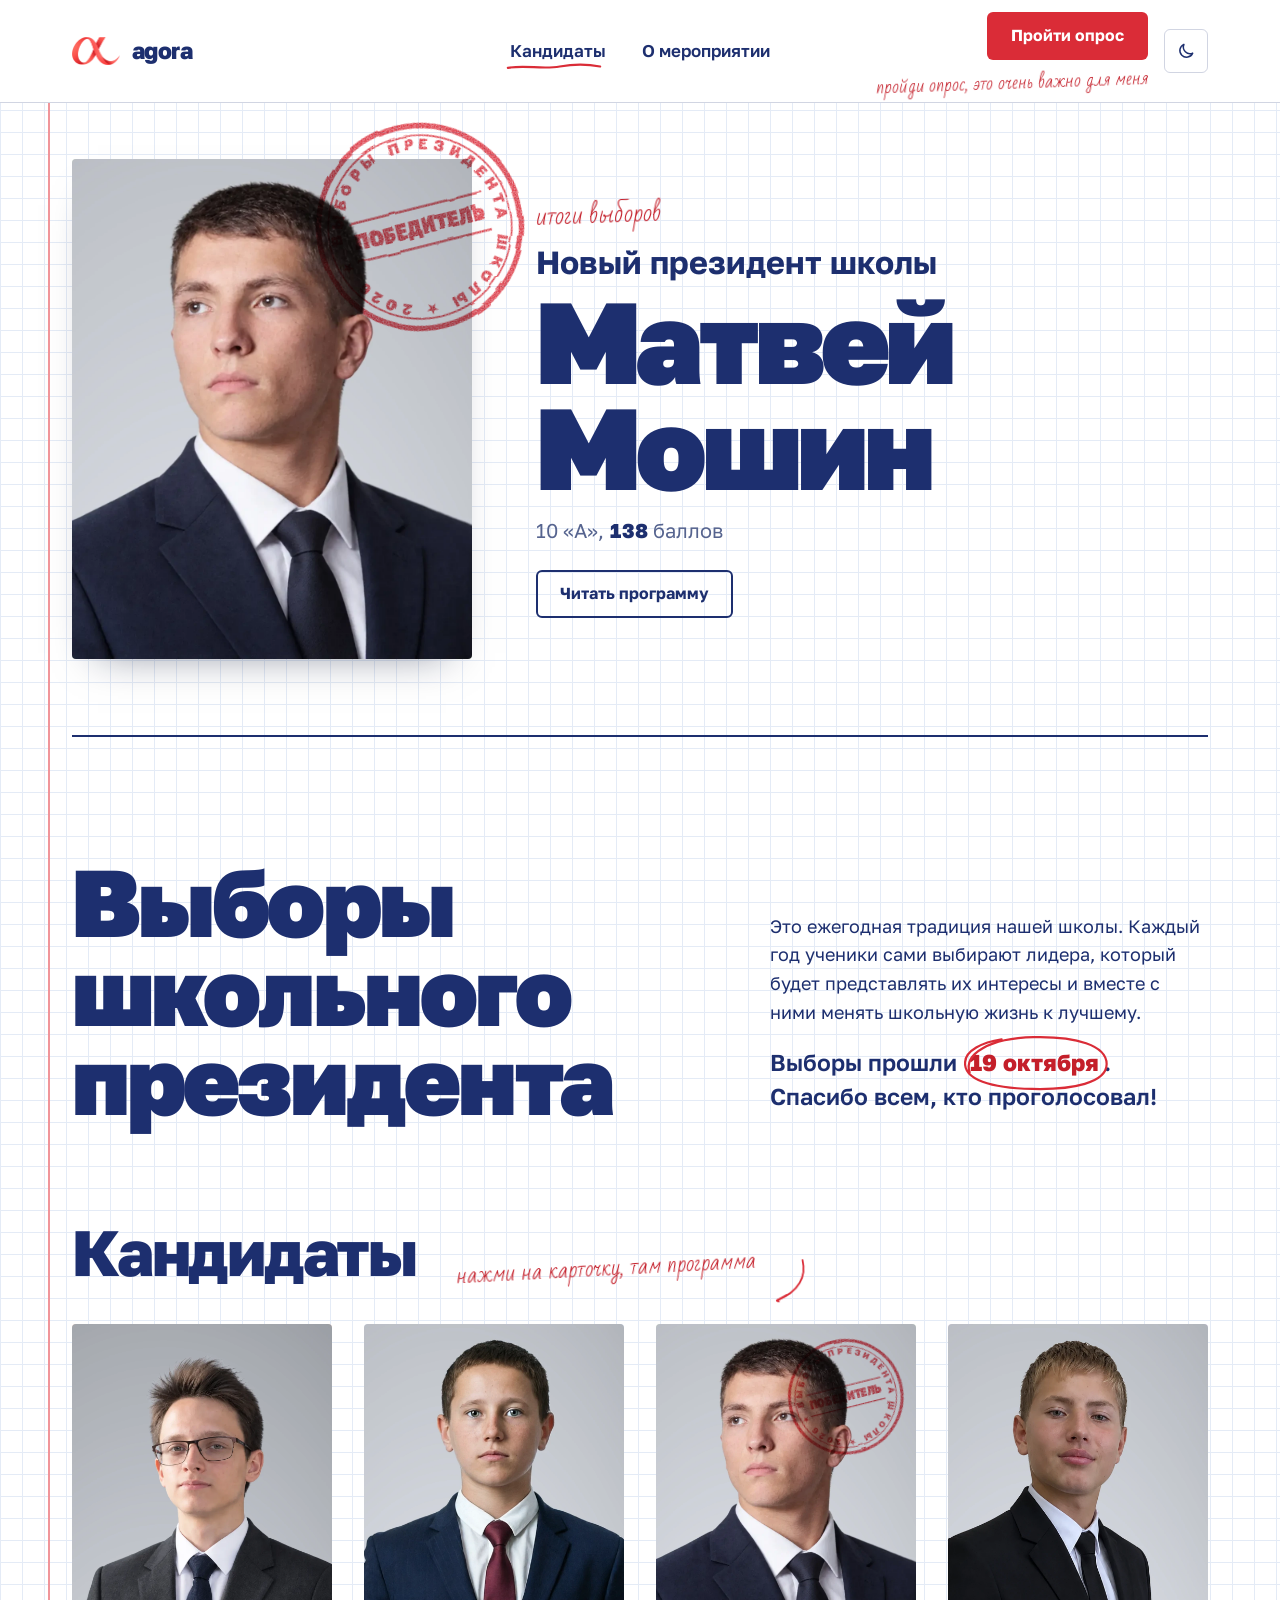
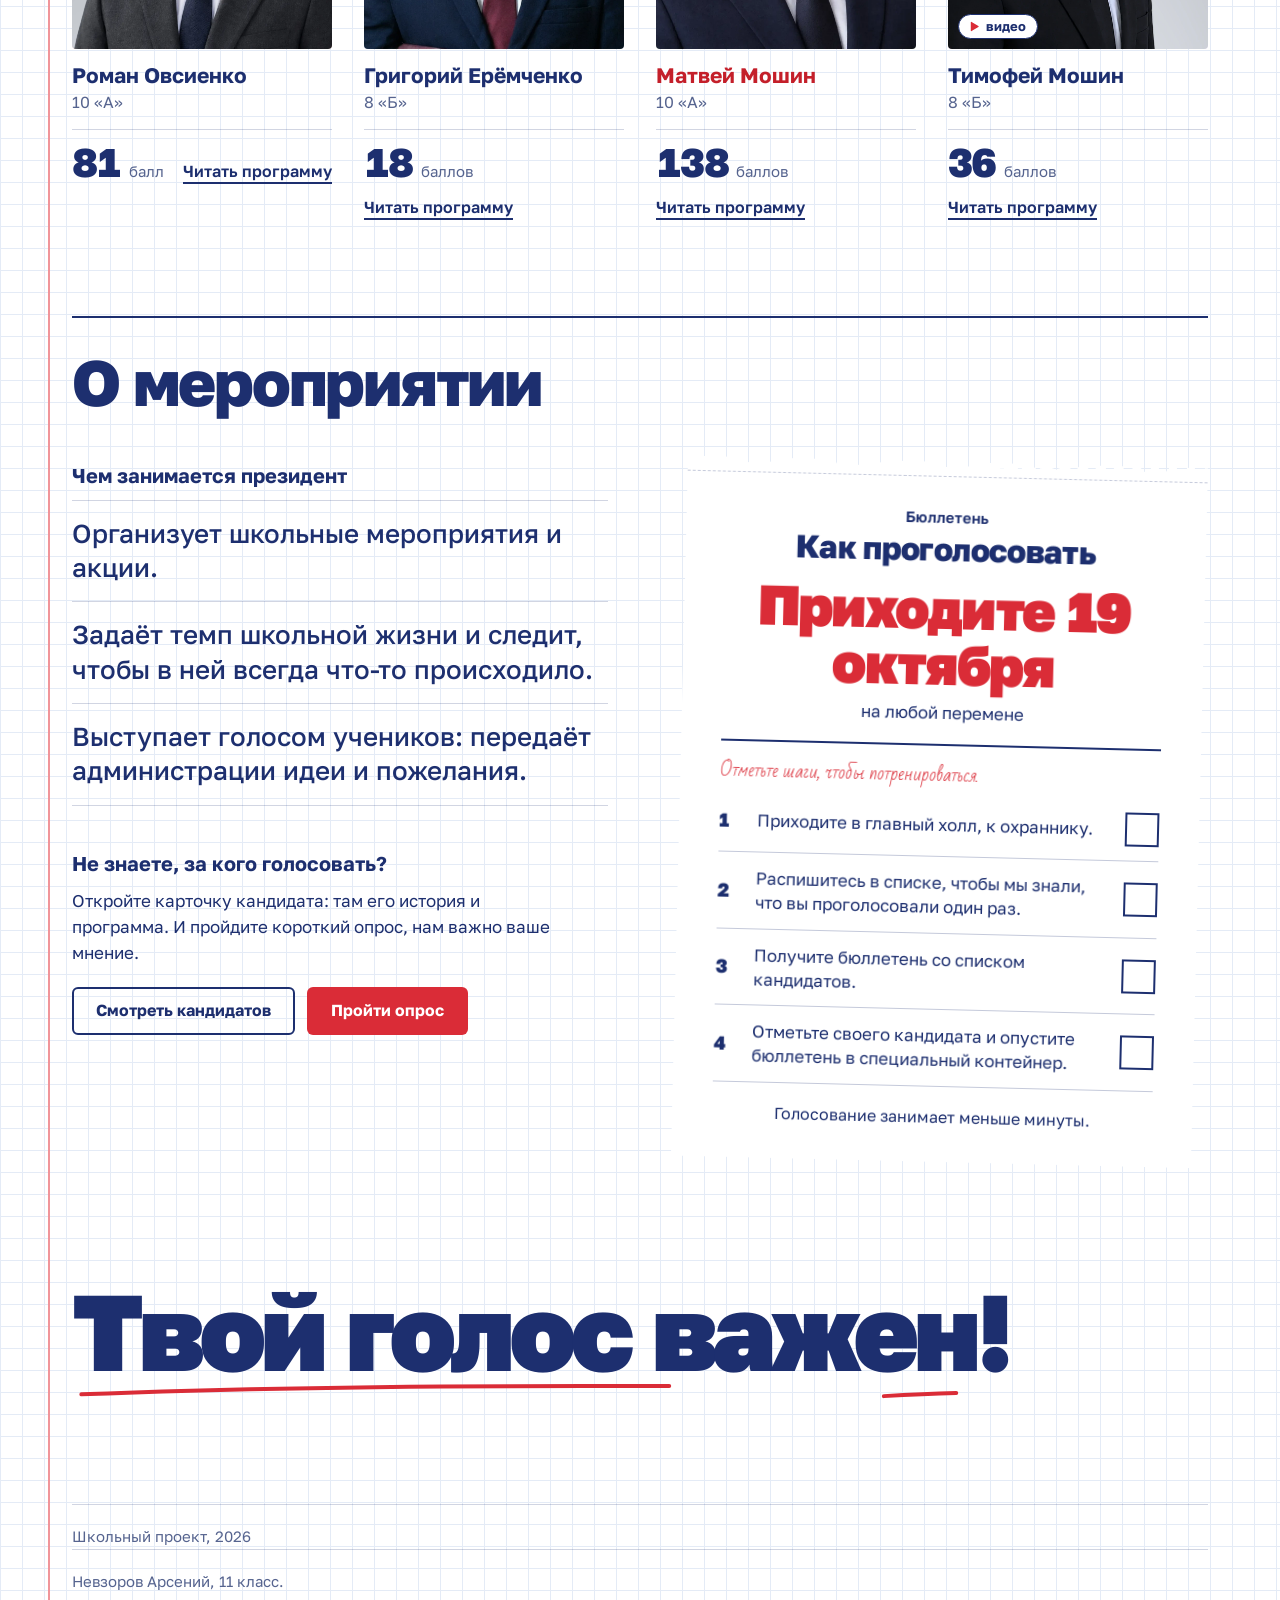
<file: index.html>
<!doctype html>
<html lang="ru">
<head>
  <meta charset="utf-8">
  <meta name="viewport" content="width=device-width, initial-scale=1, viewport-fit=cover">
  <meta name="color-scheme" content="light dark">
  <meta name="theme-color" content="#ffffff" media="(prefers-color-scheme: light)">
  <meta name="theme-color" content="#22302a" media="(prefers-color-scheme: dark)">
  <title>agora</title>
  <meta name="description" content="Выборы президента школы №30. 2026">
  <link rel="preconnect" href="https://fonts.googleapis.com">
  <link rel="preconnect" href="https://fonts.gstatic.com" crossorigin>
  <link href="https://fonts.googleapis.com/css2?family=Bad+Script&family=Golos+Text:wght@400;500;600;700;800;900&display=swap" rel="stylesheet">
  <link rel="icon" type="image/png" href="favicon.png">
  <link rel="apple-touch-icon" href="apple-touch-icon.png">
  <link rel="stylesheet" href="style.css">
  <!-- Применяем сохранённую тему до отрисовки страницы, чтобы не было вспышки -->
  <script>
    document.documentElement.classList.add("js");
    try {
      var t = localStorage.getItem("theme");
      if (t === "light" || t === "dark") document.documentElement.setAttribute("data-theme", t);
    } catch (e) {}
  </script>
</head>
<body>

  <header class="site-header" id="siteHeader">
    <div class="header-inner">
      <a class="brand" href="#top" id="siteName" aria-label="agora, в начало страницы">
        <img class="brand-logo" src="logo.png" alt="" width="41" height="24">
        <span>agora</span>
      </a>

      <!-- короткая кнопка опроса для телефона; ссылка берётся из основной кнопки -->
      <a class="cta-mini" href="#" data-survey target="_blank" rel="noopener">Опрос</a>

      <button class="theme-toggle" id="themeToggle" type="button" aria-pressed="false" aria-label="Тёмная тема">
        <svg class="icon-moon" width="20" height="20" viewBox="0 0 24 24" fill="none" aria-hidden="true">
          <path d="M20 14.5A8 8 0 0 1 9.5 4 8 8 0 1 0 20 14.5Z" stroke="currentColor" stroke-width="1.8" stroke-linejoin="round"/>
        </svg>
        <svg class="icon-sun" width="20" height="20" viewBox="0 0 24 24" fill="none" aria-hidden="true">
          <circle cx="12" cy="12" r="4" stroke="currentColor" stroke-width="1.8"/>
          <path d="M12 2.5v2.2M12 19.3v2.2M2.5 12h2.2M19.3 12h2.2M5.3 5.3l1.6 1.6M17.1 17.1l1.6 1.6M18.7 5.3l-1.6 1.6M6.9 17.1l-1.6 1.6" stroke="currentColor" stroke-width="1.8" stroke-linecap="round"/>
        </svg>
      </button>

      <button class="burger" id="burger" type="button"
              aria-label="Открыть меню" aria-expanded="false" aria-controls="headerMenu">
        <span></span><span></span><span></span>
      </button>

      <div class="header-menu" id="headerMenu">
        <nav class="nav" aria-label="Основное меню">
          <a class="nav-link is-active" href="#candidates" aria-current="true">Кандидаты</a>
          <a class="nav-link" href="#events">О мероприятии</a>
        </nav>

        <div class="cta-wrap">
          <!-- ВСТАВЬ СЮДА ССЫЛКУ НА GOOGLE ФОРМУ вместо # в href -->
          <a class="cta" href="https://forms.gle/Ey3grcEnpfn2JCFy8" target="_blank" rel="noopener">Пройти опрос</a>
          <p class="cta-note">пройди опрос, это очень важно для меня</p>
        </div>
      </div>
    </div>
  </header>

  <main id="top">
    <!-- Блок победителя: появляется сам, если в candidates.js у кандидата status: "win" -->
    <section class="winner" id="winner" hidden aria-labelledby="winnerTitle" data-reveal></section>

    <section class="intro" aria-labelledby="pageTitle">
      <h1 id="pageTitle">Выборы школьного президента</h1>
      <div class="intro-side">
        <p class="intro-lead">
          Это ежегодная традиция нашей школы. Каждый год ученики сами выбирают лидера,
          который будет представлять их интересы и вместе с ними менять школьную жизнь к лучшему.
        </p>
        <p class="intro-when">
          Голосуем
          <span class="date-mark">19 октября<svg class="date-ring" viewBox="0 0 200 60" preserveAspectRatio="none" aria-hidden="true"><path pathLength="1" d="M14 40C6 22 40 7 98 6c56-1 96 8 96 26 0 18-44 25-98 24C42 55 6 47 8 30 9 19 30 11 56 8"/></svg></span>
          на любой перемене в&nbsp;главном холле.
        </p>
      </div>
    </section>

    <section class="candidates" id="candidates" aria-labelledby="candTitle">
      <div class="candidates-head" data-reveal>
        <h2 id="candTitle">Кандидаты</h2>
        <p class="hand-note">
          нажми на карточку, там программа
          <svg class="hand-arrow" viewBox="0 0 64 64" aria-hidden="true"><path d="M50 6C54 26 44 44 16 54"/><path d="M28 48l-12 6 9 9"/></svg>
        </p>
      </div>
      <ul class="grid" id="grid" data-reveal></ul>
      <noscript><p class="noscript">Для отображения списка кандидатов включите JavaScript.</p></noscript>
    </section>

    <section class="events" id="events" aria-labelledby="eventsTitle">
      <h2 id="eventsTitle">О мероприятии</h2>

      <div class="events-body">
        <div class="events-about">
          <h3>Чем занимается президент</h3>
          <ul class="duties">
            <li>Организует школьные мероприятия и акции.</li>
            <li>Задаёт темп школьной жизни и следит, чтобы в ней всегда что-то происходило.</li>
            <li>Выступает голосом учеников: передаёт администрации идеи и пожелания.</li>
          </ul>

          <div class="events-help">
            <h3>Не знаете, за кого голосовать?</h3>
            <p>Откройте карточку кандидата: там его история и программа. И пройдите короткий опрос, нам важно ваше мнение.</p>
            <p class="help-links">
              <a class="btn btn--line" href="#candidates">Смотреть кандидатов</a>
              <!-- ссылка подставляется автоматически из кнопки «Пройти опрос» в шапке -->
              <a class="btn btn--red" href="#" data-survey target="_blank" rel="noopener">Пройти опрос</a>
            </p>
          </div>
        </div>

        <!-- Бюллетень: шаги голосования. Строки можно отмечать галочкой -->
        <div class="ballot" role="group" aria-labelledby="ballotTitle" data-reveal>
          <div class="ballot-head">
            <p class="ballot-kind">Бюллетень</p>
            <h3 id="ballotTitle">Как проголосовать</h3>
            <p class="ballot-date">Приходите 19 октября</p>
            <p class="ballot-when">на любой перемене</p>
          </div>
          <p class="ballot-try" id="ballotTry">Отметьте шаги, чтобы потренироваться.</p>
          <ol class="ballot-steps">
            <li><button type="button" class="ballot-row" aria-pressed="false"><span class="ballot-num">1</span><span class="ballot-text">Приходите в главный холл, к охраннику.</span><span class="ballot-box" aria-hidden="true"><svg viewBox="0 0 32 32"><path d="M6 17.5l6.5 6.5L27 7"/></svg></span></button></li>
            <li><button type="button" class="ballot-row" aria-pressed="false"><span class="ballot-num">2</span><span class="ballot-text">Распишитесь в списке, чтобы мы знали, что вы проголосовали один раз.</span><span class="ballot-box" aria-hidden="true"><svg viewBox="0 0 32 32"><path d="M6 17.5l6.5 6.5L27 7"/></svg></span></button></li>
            <li><button type="button" class="ballot-row" aria-pressed="false"><span class="ballot-num">3</span><span class="ballot-text">Получите бюллетень со списком кандидатов.</span><span class="ballot-box" aria-hidden="true"><svg viewBox="0 0 32 32"><path d="M6 17.5l6.5 6.5L27 7"/></svg></span></button></li>
            <li><button type="button" class="ballot-row" aria-pressed="false"><span class="ballot-num">4</span><span class="ballot-text">Отметьте своего кандидата и опустите бюллетень в специальный контейнер.</span><span class="ballot-box" aria-hidden="true"><svg viewBox="0 0 32 32"><path d="M6 17.5l6.5 6.5L27 7"/></svg></span></button></li>
          </ol>
          <p class="ballot-foot" id="ballotFoot" aria-live="polite">Голосование занимает меньше минуты.</p>
        </div>
      </div>

      <p class="events-final" data-reveal><span>Твой голос важен!<svg viewBox="0 0 600 24" preserveAspectRatio="none" aria-hidden="true"><path pathLength="1" d="M6 16C150 6 330 4 594 10"/><path pathLength="1" d="M520 18c30-3 52-4 72-4"/></svg></span></p>
    </section>
  </main>

  <footer class="site-footer">
    <p>Школьный проект, 2026</p>
    <p>Невзоров Арсений, 11 класс.</p>
  </footer>

  <!-- Окно кандидата: открывается по клику на карточку, закрывается кликом в любом месте -->
  <div class="modal" id="modal" hidden>
    <div class="modal-panel" role="dialog" aria-modal="true" aria-labelledby="modalName" tabindex="-1">
      <span class="modal-grip" aria-hidden="true"></span>
      <div class="modal-photo-slot" id="modalPhotoSlot"></div>
      <div class="modal-body">
        <h2 id="modalName"></h2>
        <p class="modal-grade" id="modalGrade"></p>
        <div class="modal-text" id="modalText"></div>
      </div>
      <p class="modal-hint">Нажмите в любом месте, чтобы закрыть</p>
    </div>
  </div>

  <script src="candidates.js"></script>
  <script src="app.js"></script>
</body>
</html>
</file>
<file: style.css>
/* =========================================================
   agora — выборы школьного президента
   Светлая тема: тетрадь в клетку, синяя ручка, красная ручка учителя.
   Тёмная тема: школьная доска и мел.
   ========================================================= */

/* ---------- Переменные: светлая тема (тетрадь) ---------- */
:root {
  --paper: #ffffff;          /* лист тетради */
  --ink: #1d2f6f;            /* синяя шариковая ручка: основной текст */
  --muted: #56648f;          /* второстепенный текст */
  --red: #da2c37;            /* красная ручка учителя, цвет логотипа */
  --red-text: #c41f2a;       /* красный для мелкого текста, контрастнее */
  --on-red: #ffffff;         /* текст на красной кнопке */
  --grid: #e4ebf6;           /* клетка */
  --rule: rgba(29, 47, 111, 0.2);   /* линии-разделители */
  --margin: #f0959a;         /* красная линия полей */
  --overlay: rgba(16, 24, 56, 0.62);
  --toggle-sun: none;        /* какая иконка видна на кнопке темы */
  --toggle-moon: block;
  color-scheme: light;

  --cell: 22px;              /* размер клетки */
  --gutter: 20px;            /* отступ от края экрана */
  --maxw: 1600px;            /* максимальная ширина содержимого */
  --header-h: 64px;
  --font: "Golos Text", system-ui, -apple-system, "Segoe UI", Roboto, sans-serif;
  --hand: "Bad Script", "Segoe Print", "Comic Sans MS", cursive;
}

/* ---------- Тёмная тема (доска и мел) ----------
   Включается кнопкой (data-theme="dark") или по настройке системы,
   если кнопку ещё не нажимали. Блоки одинаковые, меняй оба. */
:root[data-theme="dark"] {
  --paper: #22302a;
  --ink: #f2f0e6;
  --muted: #aab7ae;
  --red: #ff8b7e;
  --red-text: #ff9b8f;
  --on-red: #22302a;
  --grid: rgba(242, 240, 230, 0.045);
  --rule: rgba(242, 240, 230, 0.22);
  --margin: rgba(255, 139, 126, 0.45);
  --overlay: rgba(8, 14, 11, 0.72);
  --toggle-sun: block;
  --toggle-moon: none;
  color-scheme: dark;
}
@media (prefers-color-scheme: dark) {
  :root:not([data-theme="light"]) {
    --paper: #22302a;
    --ink: #f2f0e6;
    --muted: #aab7ae;
    --red: #ff8b7e;
    --red-text: #ff9b8f;
    --on-red: #22302a;
    --grid: rgba(242, 240, 230, 0.045);
    --rule: rgba(242, 240, 230, 0.22);
    --margin: rgba(255, 139, 126, 0.45);
    --overlay: rgba(8, 14, 11, 0.72);
    --toggle-sun: block;
    --toggle-moon: none;
    color-scheme: dark;
  }
}

/* ---------- Основа ---------- */
*, *::before, *::after { box-sizing: border-box; }

html { -webkit-text-size-adjust: 100%; }

body {
  position: relative;
  margin: 0;
  min-height: 100vh;
  color: var(--ink);
  font-family: var(--font);
  font-size: 17px;
  line-height: 1.55;
  -webkit-font-smoothing: antialiased;
  -webkit-tap-highlight-color: transparent;
  /* клетка */
  background-color: var(--paper);
  background-image:
    linear-gradient(var(--grid) 1px, transparent 1px),
    linear-gradient(90deg, var(--grid) 1px, transparent 1px);
  background-size: var(--cell) var(--cell);
}

/* Красная линия полей. Идёт через всю страницу слева от текста */
body::after {
  content: "";
  position: absolute;
  top: 0;
  bottom: 0;
  left: max(calc(var(--gutter) - 24px), calc((100% - var(--maxw)) / 2 + var(--gutter) - 24px));
  width: 2px;
  background: var(--margin);
  pointer-events: none;
  display: none;
}

/* повёрнутые листы и печати не дают странице ездить вбок на телефоне */
main { overflow-x: clip; }

a { color: inherit; text-decoration: none; }
ul, ol { list-style: none; margin: 0; padding: 0; }
h1, h2, h3 { margin: 0; }

:focus-visible {
  outline: 3px solid var(--red);
  outline-offset: 3px;
  border-radius: 4px;
}

/* ---------- Кнопки ---------- */
.btn, .cta {
  display: inline-flex;
  align-items: center;
  justify-content: center;
  min-height: 48px;
  padding: 0 22px;
  border: 2px solid transparent;
  border-radius: 6px;
  font-weight: 700;
  font-size: 16px;
  line-height: 1.2;
  transition: background-color .15s ease, color .15s ease, filter .15s ease;
}
.btn--red, .cta { background: var(--red); color: var(--on-red); }
.btn--red:hover, .cta:hover { filter: brightness(.9); }
.btn--line { border-color: var(--ink); color: var(--ink); }
.btn--line:hover { background: var(--ink); color: var(--paper); }

/* ---------- Шапка (телефон) ---------- */
.site-header {
  position: sticky;
  top: 0;
  z-index: 10;
  background: var(--paper);
  border-bottom: 1px solid var(--rule);
}

.header-inner {
  max-width: var(--maxw);
  margin: 0 auto;
  padding: 0 var(--gutter);
  min-height: var(--header-h);
  display: flex;
  align-items: center;
  flex-wrap: wrap;
  gap: 0 8px;
}

.brand {
  display: inline-flex;
  align-items: center;
  gap: 10px;
  margin-right: auto;
  font-weight: 800;
  font-size: 21px;
  letter-spacing: -0.02em;
}
.brand-logo { display: block; height: 24px; width: auto; }

.theme-toggle {
  flex: none;
  width: 44px;
  height: 44px;
  border: 1px solid var(--rule);
  border-radius: 6px;
  background: transparent;
  color: var(--ink);
  display: grid;
  place-items: center;
  cursor: pointer;
}
.theme-toggle:hover { border-color: var(--ink); }
.theme-toggle svg { grid-area: 1 / 1; }
.theme-toggle .icon-sun  { display: var(--toggle-sun); }
.theme-toggle .icon-moon { display: var(--toggle-moon); }

.burger {
  width: 44px;
  height: 44px;
  margin-right: -8px;
  border: 0;
  background: transparent;
  display: grid;
  place-content: center;
  gap: 5px;
  cursor: pointer;
}
.burger span {
  display: block;
  width: 22px;
  height: 2px;
  background: var(--ink);
  transition: transform .2s ease, opacity .2s ease;
}
.burger[aria-expanded="true"] span:nth-child(1) { transform: translateY(7px) rotate(45deg); }
.burger[aria-expanded="true"] span:nth-child(2) { opacity: 0; }
.burger[aria-expanded="true"] span:nth-child(3) { transform: translateY(-7px) rotate(-45deg); }

.header-menu {
  display: none;
  width: 100%;
  padding: 4px 0 24px;
  flex-direction: column;
  gap: 22px;
}
.header-menu.is-open { display: flex; animation: menu-in .25s cubic-bezier(.2, .7, .2, 1); }
@keyframes menu-in { from { opacity: 0; transform: translateY(-8px); } to { opacity: 1; transform: none; } }

/* короткая кнопка опроса в шапке телефона */
.cta-mini {
  display: inline-flex;
  align-items: center;
  height: 40px;
  padding: 0 14px;
  border-radius: 6px;
  background: var(--red);
  color: var(--on-red);
  font-weight: 700;
  font-size: 15px;
}
.cta-mini:active, .cta:active, .btn:active { transform: scale(.97); }

.nav { display: flex; flex-direction: column; }
.nav-link {
  position: relative;
  display: flex;
  align-items: center;
  min-height: 54px;
  border-bottom: 1px solid var(--rule);
  font-weight: 600;
  font-size: 20px;
}
/* активный пункт подчёркнут красной ручкой; черта «прорисовывается» слева направо */
.nav-link::after {
  content: "";
  position: absolute;
  left: -2px;
  bottom: 9px;
  width: 7.2em;
  max-width: 100%;
  height: 9px;
  background: var(--red);
  -webkit-mask: url("data:image/svg+xml,%3Csvg xmlns='http://www.w3.org/2000/svg' viewBox='0 0 100 10' preserveAspectRatio='none'%3E%3Cpath d='M2 6.5C20 3 38 8.5 56 5S86 2.5 98 5' fill='none' stroke='%23000' stroke-width='2.4' stroke-linecap='round'/%3E%3C/svg%3E") no-repeat center / 100% 100%;
          mask: url("data:image/svg+xml,%3Csvg xmlns='http://www.w3.org/2000/svg' viewBox='0 0 100 10' preserveAspectRatio='none'%3E%3Cpath d='M2 6.5C20 3 38 8.5 56 5S86 2.5 98 5' fill='none' stroke='%23000' stroke-width='2.4' stroke-linecap='round'/%3E%3C/svg%3E") no-repeat center / 100% 100%;
  clip-path: inset(0 100% 0 0);
  transition: clip-path .45s cubic-bezier(.55, 0, .25, 1);
}
.nav-link.is-active::after { clip-path: inset(0 0 0 0); }

.cta-wrap {
  display: flex;
  flex-direction: column;
  align-items: flex-start;
  gap: 8px;
}
/* приписка от руки под кнопкой опроса */
.cta-note {
  margin: 0;
  max-width: 260px;
  font-family: var(--hand);
  font-size: 19px;
  line-height: 1.2;
  color: var(--red-text);
  transform: rotate(-2deg);
  transform-origin: left center;
}

/* ---------- Вступление ---------- */
.intro {
  max-width: var(--maxw);
  margin: 0 auto;
  padding: 36px var(--gutter) 8px;
  display: grid;
  gap: 24px;
}
.intro h1 {
  font-weight: 900;
  font-size: clamp(44px, 7.4vw, 112px);
  line-height: .94;
  letter-spacing: -0.03em;
  overflow-wrap: anywhere;
}
.intro-side { display: grid; gap: 18px; }
.intro-lead { margin: 0; max-width: 44ch; font-size: 18px; line-height: 1.6; }
.intro-when {
  margin: 0;
  max-width: 30ch;
  font-size: 23px;
  line-height: 1.5;
  font-weight: 600;
}

/* дата, обведённая красной ручкой; обводка рисуется один раз при загрузке */
.date-mark {
  position: relative;
  display: inline-block;
  white-space: nowrap;
  margin: 0 .2em 0 .3em;
  color: var(--red-text);
  font-weight: 800;
}
.date-ring {
  position: absolute;
  left: -9%;
  top: -40%;
  width: 118%;
  height: 180%;
  overflow: visible;
  pointer-events: none;
}
.date-ring path {
  fill: none;
  stroke: var(--red);
  stroke-width: 2.2px;
  stroke-linecap: round;
  vector-effect: non-scaling-stroke;
  stroke-dasharray: 1;
  stroke-dashoffset: 1;
  animation: draw 1.1s .4s cubic-bezier(.55, 0, .25, 1) forwards;
}
@keyframes draw { to { stroke-dashoffset: 0; } }

/* ---------- Кандидаты ---------- */
.candidates {
  max-width: var(--maxw);
  margin: 0 auto;
  padding: 56px var(--gutter) 72px;
}
.candidates-head {
  display: flex;
  flex-wrap: wrap;
  align-items: flex-end;
  gap: 4px 40px;
  margin-bottom: 30px;
}
.candidates h2,
.events h2 {
  font-weight: 800;
  font-size: clamp(36px, 5vw, 64px);
  line-height: 1;
  letter-spacing: -0.035em;
}

/* подсказка красной ручкой со стрелкой к карточкам */
.hand-note {
  position: relative;
  margin: 6px 0 0;
  padding-right: 58px;
  font-family: var(--hand);
  font-size: 22px;
  line-height: 1.15;
  color: var(--red-text);
  transform: rotate(-3deg);
}
.hand-arrow {
  position: absolute;
  right: 0;
  top: 40%;
  width: 52px;
  height: 52px;
  overflow: visible;
}
.hand-arrow path {
  fill: none;
  stroke: var(--red);
  stroke-width: 2.2;
  stroke-linecap: round;
  stroke-linejoin: round;
}

.grid {
  display: grid;
  grid-template-columns: 1fr;
  gap: 40px 24px;
}

/* карточка целиком — кнопка */
.card-link {
  display: block;
  width: 100%;
  padding: 0;
  border: 0;
  background: none;
  font: inherit;
  color: inherit;
  text-align: left;
  cursor: pointer;
}

.photo {
  position: relative;
  aspect-ratio: var(--ratio, 4 / 5);
  overflow: hidden;
  border-radius: 4px;
  background: var(--c1, #ffd9c9);
  display: grid;
  place-items: center;
}
.photo img {
  position: absolute;
  inset: 0;
  width: 100%;
  height: 100%;
  object-fit: cover;
}
.initials {
  font-weight: 900;
  font-size: clamp(56px, 9vw, 112px);
  letter-spacing: -0.05em;
  color: color-mix(in srgb, var(--c2, #ffb89a) 45%, #1d2f6f);
  opacity: .75;
}

.card-body { padding-top: 14px; }
.name {
  font-weight: 700;
  font-size: 21px;
  line-height: 1.2;
  overflow-wrap: anywhere;
}
.grade { margin-top: 2px; color: var(--muted); font-size: 16px; }

.card-foot {
  display: flex;
  flex-wrap: wrap;
  align-items: baseline;
  justify-content: space-between;
  gap: 12px;
  margin-top: 14px;
  padding-top: 12px;
  border-top: 1px solid var(--rule);
}
.score { display: flex; align-items: baseline; gap: 8px; }
.score-value {
  font-weight: 800;
  font-size: 40px;
  line-height: 1;
  letter-spacing: -0.04em;
  font-variant-numeric: tabular-nums;
}
.score-label { color: var(--muted); font-size: 15px; }
.score.is-pending .score-value { color: var(--muted); }

.card-more {
  flex: none;
  font-weight: 600;
  font-size: 16px;
  text-decoration: underline;
  text-decoration-thickness: 1.5px;
  text-underline-offset: 5px;
}
@media (hover: hover) {
  .card-link:hover .card-more,
  .card-link:hover .name { color: var(--red-text); }
}

/* ---------- О мероприятии ---------- */
.events {
  max-width: var(--maxw);
  margin: 0 auto;
  padding: 24px var(--gutter) 64px;
}
.events h2 {
  padding-top: 32px;
  border-top: 2px solid var(--ink);
}

.events-body {
  display: grid;
  grid-template-columns: 1fr;
  gap: 56px;
  margin-top: 36px;
}

.events-about h3,
.events-help h3 {
  margin-bottom: 12px;
  font-weight: 700;
  font-size: 20px;
  line-height: 1.3;
}

.duties { border-top: 1px solid var(--rule); }
.duties li {
  padding: 16px 0;
  border-bottom: 1px solid var(--rule);
  font-weight: 500;
  font-size: clamp(20px, 2.2vw, 26px);
  line-height: 1.32;
}

.events-help { margin-top: 44px; max-width: 46ch; }
.events-help p { margin: 0; }
.help-links { display: flex; flex-wrap: wrap; gap: 12px; margin-top: 20px !important; }

/* ---------- Бюллетень ----------
   Отдельный лист бумаги: он белый и на тетради, и на доске. */
.ballot {
  --sheet: #ffffff;
  --print: #1d2f6f;
  --print-soft: rgba(29, 47, 111, .26);
  --pen: #da2c37;
  position: relative;
  align-self: start;
  padding: 34px 22px 26px;
  background: var(--sheet);
  color: var(--print);
  box-shadow:
    0 1px 2px rgba(10, 20, 50, .14),
    0 18px 36px -18px rgba(10, 20, 50, .4);
  /* отверстия перфорации сверху */
  -webkit-mask: radial-gradient(circle 5px at 50% 0, transparent 98%, #000) top / 18px 100% repeat-x;
          mask: radial-gradient(circle 5px at 50% 0, transparent 98%, #000) top / 18px 100% repeat-x;
  transform: rotate(var(--ballot-rot, 0deg));
  transform-origin: 50% 0;
}
/* линия отрыва под перфорацией */
.ballot::before {
  content: "";
  position: absolute;
  left: 0;
  right: 0;
  top: 14px;
  border-top: 1.5px dashed var(--print-soft);
}

.ballot-head {
  padding-bottom: 18px;
  border-bottom: 2px solid var(--print);
  text-align: center;
}
.ballot-kind { margin: 0; font-weight: 600; font-size: 15px; }
.ballot-head h3 {
  margin: 2px 0 12px;
  font-weight: 800;
  font-size: clamp(26px, 3vw, 32px);
  line-height: 1.15;
  letter-spacing: -0.02em;
}
.ballot-date {
  margin: 0;
  font-weight: 900;
  font-size: clamp(38px, 5vw, 56px);
  line-height: 1;
  letter-spacing: -0.03em;
  color: var(--pen);
}
.ballot-when { margin: 8px 0 0; font-size: 17px; }

.ballot-try {
  margin: 16px 0 4px;
  font-family: var(--hand);
  font-size: 18px;
  color: var(--pen);
}

.ballot-steps { margin: 0; }
.ballot-row {
  width: 100%;
  display: grid;
  grid-template-columns: 26px 1fr 40px;
  align-items: center;
  gap: 12px;
  padding: 14px 0;
  border: 0;
  border-bottom: 1px solid var(--print-soft);
  background: none;
  color: inherit;
  font: inherit;
  font-size: 17px;
  line-height: 1.4;
  text-align: left;
  cursor: pointer;
}
.ballot-row:focus-visible { outline: 3px solid var(--pen); outline-offset: 2px; }
.ballot-num { font-weight: 800; font-size: 19px; }
.ballot-box {
  position: relative;
  width: 34px;
  height: 34px;
  border: 2px solid var(--print);
  justify-self: end;
}
.ballot-box svg {
  position: absolute;
  left: -2px;
  top: -10px;
  width: 44px;
  height: 44px;
  fill: none;
  stroke: var(--pen);
  stroke-width: 3.6;
  stroke-linecap: round;
  stroke-linejoin: round;
  stroke-dasharray: 40;
  stroke-dashoffset: 40;
  transition: stroke-dashoffset .35s cubic-bezier(.5, 0, .2, 1);
}
.ballot-row[aria-pressed="true"] .ballot-box svg { stroke-dashoffset: 0; }
.ballot-row[aria-pressed="true"] .ballot-text { color: rgba(29, 47, 111, .6); }
@media (hover: hover) {
  .ballot-row:hover .ballot-box { background: rgba(29, 47, 111, .06); }
}

.ballot-foot { margin: 18px 0 0; font-size: 16px; text-align: center; }
.ballot-foot.is-done { color: var(--pen); font-weight: 700; }

/* ---------- Финальная фраза ---------- */
.events-final { margin: 88px 0 0; }
.events-final span {
  position: relative;
  display: inline-block;
  font-weight: 900;
  font-size: clamp(46px, 8.4vw, 140px);
  line-height: .92;
  letter-spacing: -0.045em;
}
.events-final svg {
  position: absolute;
  left: 0;
  bottom: -0.2em;
  width: 100%;
  height: .2em;
  overflow: visible;
}
.events-final path {
  fill: none;
  stroke: var(--red);
  stroke-width: 4px;
  stroke-linecap: round;
  vector-effect: non-scaling-stroke;
}

/* ---------- Подвал ---------- */
.site-footer {
  max-width: var(--maxw);
  margin: 0 auto;
  padding: 28px var(--gutter) 36px;
  color: var(--muted);
  font-size: 15px;
}
.site-footer p { margin: 0; padding-top: 20px; border-top: 1px solid var(--rule); }
.noscript { color: var(--muted); }

/* ---------- Плавная прокрутка к разделам ---------- */
@media (prefers-reduced-motion: no-preference) {
  html { scroll-behavior: smooth; }
}
/* чтобы заголовок раздела не прятался под закреплённой шапкой */
.candidates, .events { scroll-margin-top: var(--header-h); }

/* ---------- Планшет ---------- */
@media (min-width: 600px) {
  :root { --gutter: 52px; }
  body::after { display: block; }
  .grid { grid-template-columns: repeat(2, 1fr); gap: 48px 28px; align-items: start; }
  .card { margin-top: var(--shift, 0px); }
}

/* ---------- Компьютер ---------- */
@media (min-width: 960px) {
  :root { --gutter: 72px; --header-h: 92px; }

  .burger { display: none; }

  .header-inner {
    position: relative;
    display: grid;
    grid-template-columns: 1fr auto 1fr;
    align-items: center;
    padding-top: 12px;
    padding-bottom: 12px;
  }
  .brand { font-size: 23px; gap: 12px; }
  .brand-logo { height: 28px; }

  .header-menu { display: contents; }

  .nav { flex-direction: row; gap: 36px; }
  .nav-link { min-height: 44px; border-bottom: 0; font-size: 17px; }
  .nav-link::after { left: -4px; bottom: 2px; width: calc(100% + 8px); }

  /* кнопка темы в правом углу, опрос левее неё */
  .theme-toggle {
    position: absolute;
    right: var(--gutter);
    top: 50%;
    transform: translateY(-50%);
  }
  .cta-wrap { justify-self: end; align-items: flex-end; margin-right: 60px; }
  .cta-note { text-align: right; max-width: 300px; font-size: 18px; transform-origin: right center; }

  .intro {
    grid-template-columns: minmax(0, 1.45fr) minmax(320px, 1fr);
    align-items: end;
    column-gap: 64px;
    padding-top: 64px;
  }
  .intro-side { padding-bottom: 10px; }

  .candidates { padding-top: 88px; }
  .candidates-head { margin-bottom: 40px; }
  .hand-note { margin-bottom: 4px; }

  .events { padding-bottom: 96px; }
  .events-body {
    grid-template-columns: minmax(0, 1fr) minmax(400px, 520px);
    gap: 80px;
    margin-top: 48px;
  }
  .ballot { padding: 44px 40px 32px; --ballot-rot: 1.4deg; }
  .events-final { margin-top: 120px; }
}

@media (min-width: 1100px) {
  .grid { grid-template-columns: repeat(4, 1fr); gap: 56px 32px; }
}

@media (min-width: 1400px) {
  :root { --gutter: 96px; }
}

/* ---------- Окно кандидата: лист из тетради ---------- */
html.modal-open { overflow: hidden; }

.modal {
  position: fixed;
  inset: 0;
  z-index: 50;
  display: grid;
  place-items: center;
  padding: 16px;
  background: var(--overlay);
  cursor: pointer;
  animation: fade-in .2s ease;
}
.modal[hidden] { display: none; }

.modal-panel {
  position: relative;
  width: min(100%, 980px);
  max-height: calc(100vh - 32px);
  max-height: calc(100dvh - 32px);
  overflow-y: auto;
  overscroll-behavior: contain;
  display: grid;
  grid-template-columns: 1fr;
  outline: none;
  border-radius: 6px;
  color: var(--ink);
  /* клетка и красная линия полей, прокручиваются вместе с текстом */
  background-color: var(--paper);
  background-image:
    linear-gradient(90deg, transparent 27px, var(--margin) 27px, var(--margin) 29px, transparent 29px),
    linear-gradient(var(--grid) 1px, transparent 1px),
    linear-gradient(90deg, var(--grid) 1px, transparent 1px);
  background-size: 100% 100%, var(--cell) var(--cell), var(--cell) var(--cell);
  background-repeat: no-repeat, repeat, repeat;
  background-attachment: local;
  box-shadow: 0 30px 70px -30px rgba(0, 0, 0, .55);
  animation: sheet-in .28s cubic-bezier(.2, .7, .2, 1);
}

.modal-grip { display: none; }
.modal-photo-slot { padding: 20px 20px 0 44px; min-width: 0; }
.modal-photo { aspect-ratio: 4 / 3; }

.modal-body { padding: 22px 24px 8px 44px; min-width: 0; }
.modal-body h2 {
  font-weight: 800;
  font-size: clamp(30px, 5vw, 46px);
  line-height: 1.05;
  letter-spacing: -0.03em;
  overflow-wrap: anywhere;
}
.modal-grade { margin: 6px 0 0; color: var(--muted); font-size: 18px; }

.modal-text h3 {
  margin: 28px 0 8px;
  font-weight: 700;
  font-size: 19px;
  color: var(--red-text);
}
.modal-text p {
  margin: 0 0 12px;
  max-width: 60ch;
  font-size: 17px;
  line-height: 1.65;
  white-space: pre-line;   /* одиночный перенос строки в данных остаётся переносом */
  overflow-wrap: anywhere;
}

/* Ссылка на видео кампании */
.video-link {
  display: flex;
  align-items: center;
  gap: 14px;
  max-width: 440px;
  margin: 6px 0 16px;
  padding: 14px 16px;
  border: 2px solid var(--ink);
  border-radius: 12px;
  background: var(--paper);
  color: var(--ink);
  box-shadow: 4px 4px 0 var(--red);
  transform: rotate(-.6deg);
  transition: transform .2s ease, box-shadow .2s ease;
}
.video-link:hover { transform: rotate(0) translate(-1px, -1px); box-shadow: 6px 6px 0 var(--red); }
.video-link:active { transform: scale(.98); box-shadow: 2px 2px 0 var(--red); }
.video-play {
  flex: none;
  display: grid;
  place-items: center;
  width: 50px;
  height: 50px;
  border-radius: 50%;
  background: var(--red);
  color: var(--on-red);
}
.video-play svg { width: 22px; height: 22px; margin-left: 3px; }
.video-text { display: grid; gap: 2px; min-width: 0; }
.video-text strong { font-weight: 800; font-size: 18px; line-height: 1.2; }
.video-text small { color: var(--muted); font-size: 14px; line-height: 1.3; }
.video-arrow {
  flex: none;
  width: 24px;
  height: 24px;
  margin-left: auto;
  fill: none;
  stroke: var(--red-text);
  stroke-width: 2.2;
  stroke-linecap: round;
  stroke-linejoin: round;
  transition: transform .2s ease;
}
.video-link:hover .video-arrow { transform: translateX(4px); }

/* Значок «видео» на карточке */
.video-badge {
  position: absolute;
  left: 10px;
  bottom: 10px;
  z-index: 2;
  display: inline-flex;
  align-items: center;
  gap: 6px;
  padding: 5px 11px 5px 8px;
  border: 1.5px solid var(--ink);
  border-radius: 99px;
  background: var(--paper);
  color: var(--ink);
  font-weight: 700;
  font-size: 13px;
  line-height: 1;
}
.video-badge svg { width: 13px; height: 13px; color: var(--red); }

.modal-hint {
  margin: 0;
  padding: 14px 24px 20px 44px;
  color: var(--muted);
  font-size: 14px;
}

@keyframes fade-in { from { opacity: 0; } to { opacity: 1; } }
@keyframes fade-out { to { opacity: 0; } }
@keyframes sheet-out { to { opacity: 0; transform: translateY(16px); } }
.modal.is-closing { animation: fade-out .22s ease forwards; }
.modal.is-closing .modal-panel { animation: sheet-out .22s ease forwards; }

/* На телефоне окно — лист, который выезжает снизу */
@media (max-width: 759px) {
  .modal { place-items: end stretch; padding: 0; }
  .modal-panel {
    width: 100%;
    max-height: 92vh;
    max-height: 92dvh;
    border-radius: 14px 14px 0 0;
    padding-bottom: env(safe-area-inset-bottom);
    animation: sheet-up .34s cubic-bezier(.2, .8, .2, 1);
  }
  .modal.is-closing .modal-panel { animation: sheet-down .22s ease-in forwards; }
  .modal-grip {
    display: block;
    width: 44px;
    height: 5px;
    margin: 10px auto 0;
    border-radius: 3px;
    background: var(--rule);
  }
  .modal-photo-slot { padding-top: 12px; }
  .modal-photo { aspect-ratio: 16 / 11; }
}
@keyframes sheet-up { from { transform: translateY(100%); } to { transform: none; } }
@keyframes sheet-down { to { transform: translateY(100%); } }
@keyframes sheet-in {
  from { opacity: 0; transform: translateY(16px); }
  to   { opacity: 1; transform: none; }
}

@media (min-width: 760px) {
  .modal { padding: 32px; }
  .modal-panel {
    grid-template-columns: minmax(260px, 38%) 1fr;
    max-height: calc(100vh - 64px);
    max-height: calc(100dvh - 64px);
  }
  .modal-photo-slot {
    padding: 36px 0 36px 56px;
    align-self: start;
    position: sticky;
    top: 0;
  }
  .modal-photo { aspect-ratio: 4 / 5; }
  .modal-body { padding: 44px 48px 12px 40px; }
  .modal-hint { grid-column: 1 / -1; padding-left: 56px; }
}

/* ---------- Плавная смена цветов при переключении темы ---------- */
html.theme-anim, html.theme-anim *, html.theme-anim *::before, html.theme-anim *::after {
  transition: background-color .3s ease, color .3s ease, border-color .3s ease !important;
}

/* ---------- Для тех, у кого в системе выключена анимация ---------- */
@media (prefers-reduced-motion: reduce) {
  .date-ring path { animation: none; stroke-dashoffset: 0; }
  .modal, .modal-panel, .header-menu.is-open { animation: none; }
  .ballot-box svg, .burger span, .btn, .cta, .nav-link::after, .video-link, .video-arrow { transition: none; }
}

/* =========================================================
   Движение. Всё ниже срабатывает один раз, когда блок
   доходит до экрана (класс is-in ставит app.js).
   Класс .js стоит только при включённом JavaScript, так что
   без него всё сразу видно.
   ========================================================= */

/* Карточки кандидатов ложатся на лист по очереди, как фотографии */
.js .grid .card {
  opacity: 0;
  transform: translateY(18px) rotate(-1.6deg);
  transition: opacity .5s ease, transform .7s cubic-bezier(.2, .8, .2, 1);
  transition-delay: calc(var(--i, 0) * 90ms);
}
.js .grid.is-in .card { opacity: 1; transform: none; }

/* На компьютере фото чуть приподнимается под курсором */
.photo { transition: transform .35s cubic-bezier(.2, .8, .2, 1), box-shadow .35s ease; }
@media (hover: hover) {
  .card-link:hover .photo {
    transform: translateY(-4px) rotate(-.6deg);
    box-shadow: 0 14px 24px -16px rgba(10, 20, 50, .45);
  }
}
.card-link:active .photo { transform: scale(.985); }

/* Подсказка «пишется» слева направо */
.js .candidates-head .hand-note { clip-path: inset(-10px 100% -30px -10px); transition: clip-path 1.2s cubic-bezier(.6, 0, .3, 1) .2s; }
.js .candidates-head.is-in .hand-note { clip-path: inset(-10px -70px -30px -10px); }

/* Бюллетень въезжает на стол и ложится под своим углом */
.js .ballot {
  opacity: 0;
  transform: translateY(48px) rotate(-5deg);
  transition: opacity .5s ease, transform .9s cubic-bezier(.2, .8, .2, 1);
}
.js .ballot.is-in { opacity: 1; transform: rotate(var(--ballot-rot, 0deg)); }

/* Подчёркивание финальной фразы рисуется ручкой */
.js .events-final path { stroke-dasharray: 1; stroke-dashoffset: 1; }
.js .events-final.is-in path:first-child { stroke-dashoffset: 0; transition: stroke-dashoffset .9s cubic-bezier(.55, 0, .25, 1) .2s; }
.js .events-final.is-in path:last-child { stroke-dashoffset: 0; transition: stroke-dashoffset .35s ease-out 1.05s; }

/* ---------- Телефон: кандидаты листаются вбок ---------- */
@media (max-width: 599px) {
  .grid {
    display: flex;
    gap: 16px;
    margin: 0 calc(var(--gutter) * -1);
    padding: 4px var(--gutter) 12px;
    overflow-x: auto;
    scroll-snap-type: x mandatory;
    scroll-padding-left: var(--gutter);
    scrollbar-width: none;
    -webkit-overflow-scrolling: touch;
  }
  .grid::-webkit-scrollbar { display: none; }
  .grid .card { flex: 0 0 80%; scroll-snap-align: start; }
  .candidates { padding-bottom: 48px; }
  .hand-note { font-size: 21px; }
}

@media (min-width: 960px) {
  .cta-mini { display: none; }
}

/* =========================================================
   Победитель (status: "win" в candidates.js)
   ========================================================= */
.winner {
  max-width: var(--maxw);
  margin: 0 auto;
  padding: 32px var(--gutter) 40px;
  display: grid;
  gap: 28px;
  align-items: center;
}
.winner[hidden] { display: none; }
/* черта под блоком: ровно по ширине текста, как и у других разделов */
.winner::after {
  content: "";
  grid-column: 1 / -1;
  height: 2px;
  margin-top: 12px;
  background: var(--ink);
}

.winner-photo-wrap { position: relative; max-width: 420px; }
.winner-photo { aspect-ratio: 4 / 5; box-shadow: 0 20px 40px -26px rgba(10, 20, 50, .5); }

.winner-kicker {
  margin: 0 0 6px;
  font-family: var(--hand);
  font-size: 24px;
  color: var(--red-text);
  transform: rotate(-2deg);
  transform-origin: left center;
}
.winner-title { font-weight: 700; font-size: clamp(22px, 2.6vw, 32px); line-height: 1.2; }
.winner-name {
  margin: 6px 0 0;
  font-weight: 900;
  font-size: clamp(48px, 9vw, 136px);
  line-height: .92;
  letter-spacing: -0.04em;
  overflow-wrap: anywhere;
}
.winner-meta { margin: 16px 0 0; font-size: 20px; color: var(--muted); }
.winner-score { font-weight: 800; color: var(--ink); font-variant-numeric: tabular-nums; }
.winner-btn { margin-top: 24px; font-family: inherit; background: transparent; cursor: pointer; }

/* ---------- Печать ---------- */
.stamp {
  position: absolute;
  display: block;
  color: var(--red);
  pointer-events: none;
  transform: rotate(-14deg);
}
.stamp svg { display: block; width: 100%; height: auto; overflow: visible; }
/* на светлой бумаге чернила «впитываются» */
.stamp { mix-blend-mode: multiply; opacity: .92; }
:root[data-theme="dark"] .stamp { mix-blend-mode: normal; }
@media (prefers-color-scheme: dark) {
  :root:not([data-theme="light"]) .stamp { mix-blend-mode: normal; }
}

.stamp--big { width: 54%; right: -14%; top: -8%; }
.stamp--card { width: 46%; right: 4%; top: 4%; transform: rotate(-12deg); color: #da2c37; }
.stamp--modal { width: 42%; right: 4%; top: 4%; color: #da2c37; animation: slam .5s cubic-bezier(.2, .9, .3, 1.25) both; }

/* Удар печати: при входе на страницу */
@keyframes slam {
  0%   { opacity: 0; transform: scale(2.3) rotate(2deg); }
  55%  { opacity: 1; transform: scale(.94) rotate(-14deg); }
  100% { opacity: .92; transform: scale(1) rotate(-14deg); }
}
@keyframes thud {
  0%, 100% { transform: none; }
  35% { transform: translateY(4px) scale(.992); }
}
.js .winner .stamp--big { opacity: 0; }
.js .winner.is-in .stamp--big { animation: slam .55s cubic-bezier(.2, .9, .3, 1.25) .45s both; }
.js .winner.is-in .winner-photo { animation: thud .3s ease-out .72s; }
/* имя победителя проявляется после печати */
.js .winner .winner-name { clip-path: inset(0 100% -.2em 0); }
.js .winner.is-in .winner-name { clip-path: inset(0 0 -.2em 0); transition: clip-path .9s cubic-bezier(.6, 0, .3, 1) .9s; }

/* печать на карточке ставится, когда карточки легли */
.js .grid .stamp--card { opacity: 0; }
.js .grid.is-in .stamp--card { animation: slam .5s cubic-bezier(.2, .9, .3, 1.25) both; animation-delay: calc(var(--i, 0) * 90ms + .7s); }
.grid .stamp--card { --r: -12deg; }

.card--win .name { color: var(--red-text); }

@media (min-width: 760px) {
  .winner {
    grid-template-columns: minmax(240px, 400px) minmax(0, 1fr);
    gap: 64px;
    padding-top: 56px;
    padding-bottom: 56px;
  }
}

@media (max-width: 599px) {
  .winner-photo-wrap { max-width: 78%; }
  .stamp--big { width: 60%; right: -22%; }
}

/* ---------- Без анимации, если она выключена в системе ---------- */
@media (prefers-reduced-motion: reduce) {
  .js .grid .card, .js .ballot, .js .candidates-head .hand-note,
  .js .winner .stamp--big, .js .grid .stamp--card, .js .winner .winner-name {
    opacity: 1; transform: none; clip-path: none; transition: none; animation: none;
  }
  .js .ballot { transform: rotate(var(--ballot-rot, 0deg)); }
  .js .winner .stamp--big { transform: rotate(-14deg); opacity: .92; }
  .js .grid .stamp--card { transform: rotate(-12deg); opacity: .92; }
  .js .events-final path { stroke-dashoffset: 0; }
  .photo, .stamp--modal, .winner-photo { transition: none; animation: none; }
}
</file>
